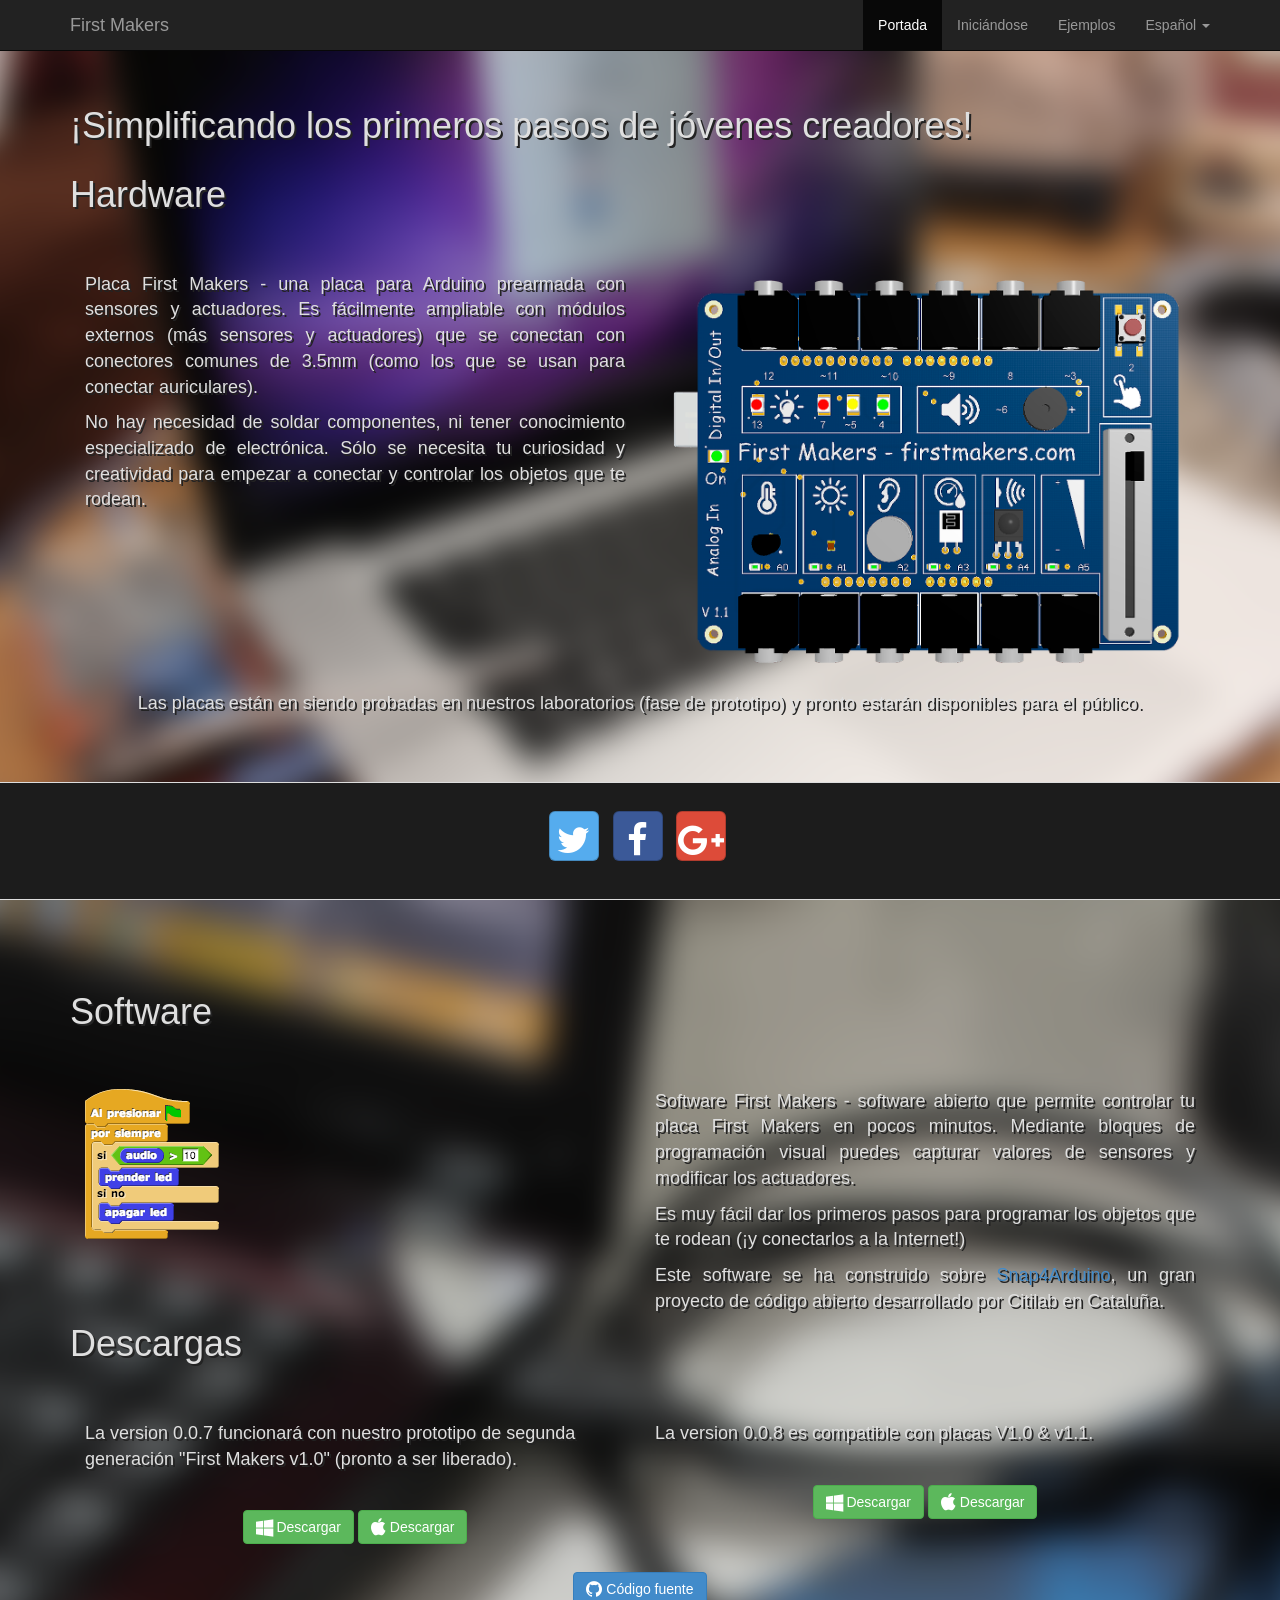
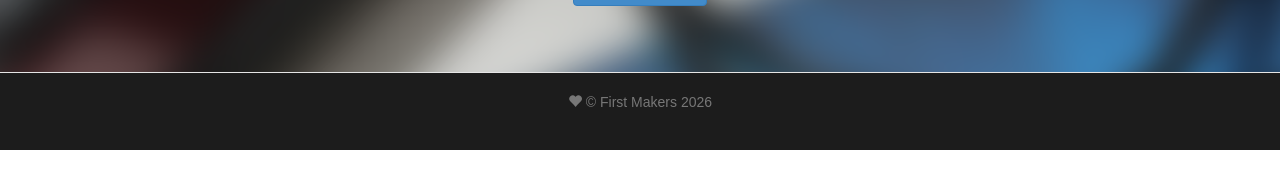
<file: index.html>
<!doctype html>
<!--[if lt IE 7]>      <html class="no-js lt-ie9 lt-ie8 lt-ie7"> <![endif]-->
<!--[if IE 7]>         <html class="no-js lt-ie9 lt-ie8"> <![endif]-->
<!--[if IE 8]>         <html class="no-js lt-ie9"> <![endif]-->
<!--[if gt IE 8]><!--> <html class="no-js"> <!--<![endif]-->
  <head>
    <meta charset="utf-8">
    <title>First Makers</title>
    <meta name="description" content="">
    <meta name="viewport" content="width=device-width">
    <!-- Place favicon.ico and apple-touch-icon.png in the root directory -->
    <!-- build:css styles/vendor.css -->
    <!-- bower:css -->
    <link rel="stylesheet" href="bower_components/bootstrap/dist/css/bootstrap.css" />
    <link href="http://maxcdn.bootstrapcdn.com/font-awesome/4.2.0/css/font-awesome.min.css" rel="stylesheet">
    <!-- endbower -->
    <!-- endbuild -->
    <!-- build:css({.tmp,app}) styles/main.css -->
    <link rel="stylesheet" href="styles/main.css">

    <!-- endbuild -->
  </head>
  <body ng-app="firstMakersApp">
    <!--[if lt IE 7]>
      <p class="browsehappy">You are using an <strong>outdated</strong> browser. Please <a href="http://browsehappy.com/">upgrade your browser</a> to improve your experience.</p>
    <![endif]-->

    <div ng-include src="'views/header.html'"></div>

    <!-- Add your site or application content here -->
    <div class="container-fluid" ng-view=""></div>

    <div ng-include src="'views/footer.html'"></div>

    <!-- Google Analytics: change UA-XXXXX-X to be your site's ID -->
     <script>
       (function(i,s,o,g,r,a,m){i['GoogleAnalyticsObject']=r;i[r]=i[r]||function(){
       (i[r].q=i[r].q||[]).push(arguments)},i[r].l=1*new Date();a=s.createElement(o),
       m=s.getElementsByTagName(o)[0];a.async=1;a.src=g;m.parentNode.insertBefore(a,m)
       })(window,document,'script','//www.google-analytics.com/analytics.js','ga');

       ga('create', 'UA-54177210-1', 'auto');
       ga('send', 'pageview');
    </script>

    <!--[if lt IE 9]>
    <script src="bower_components/es5-shim/es5-shim.js"></script>
    <script src="bower_components/json3/lib/json3.min.js"></script>
    <![endif]-->

    <!-- build:js scripts/vendor.js -->
    <!-- bower:js -->
    <script src="bower_components/jquery/dist/jquery.js"></script>
    <script src="bower_components/angular/angular.min.js"></script>
    <!--script src="//cdnjs.cloudflare.com/ajax/libs/angular.js/1.2.20/angular-animate.min.js"/-->
    <script src="bower_components/bootstrap/dist/js/bootstrap.js"></script>
    <script src="bower_components/angular-resource/angular-resource.js"></script>
    <script src="bower_components/angular-cookies/angular-cookies.js"></script>
    <script src="bower_components/angular-sanitize/angular-sanitize.js"></script>
    <script src="bower_components/angular-route/angular-route.js"></script>

    <script src="bower_components/angular-bootstrap/ui-bootstrap.js"></script>
    <script src="bower_components/angular-gettext/dist/angular-gettext.js"></script>
    <!-- endbower -->
    <!-- endbuild -->

        <!-- build:js({.tmp,app}) scripts/scripts.js -->
        <script src="scripts/app.js"></script>
        <script src="scripts/translations.js"></script>
        <script src="scripts/controllers/header.js"></script>
        <script src="scripts/controllers/main.js"></script>
        <script src="scripts/controllers/footer.js"></script>
        <!-- endbuild -->
</body>
</html>
</file>
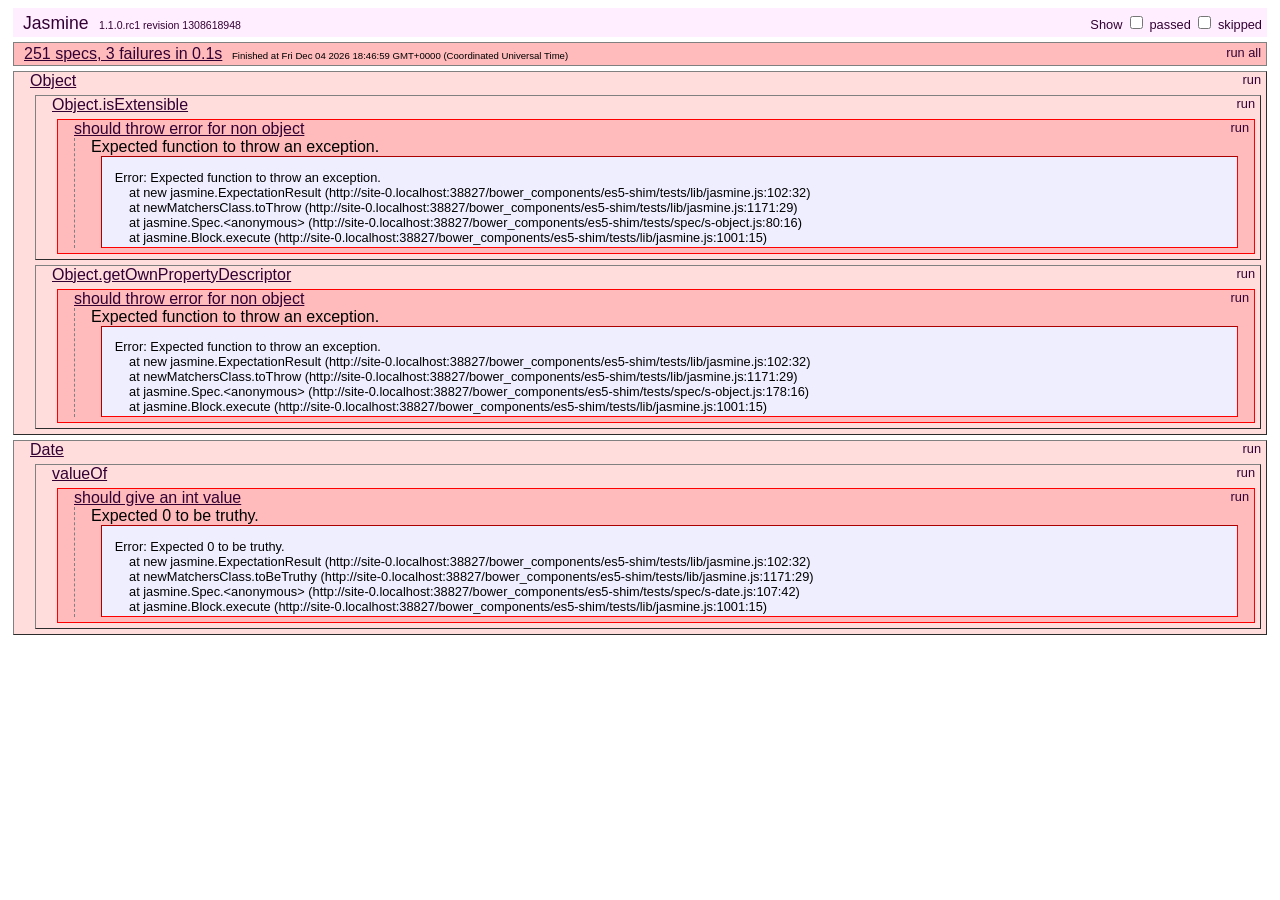
<file: bower_components/es5-shim/tests/index.html>
<!DOCTYPE HTML>
<html>
<head>
	<title>Jasmine Spec Runner</title>

	<link rel="shortcut icon" type="image/png" href="lib/jasmine_favicon.png">

	<link rel="stylesheet" type="text/css" href="lib/jasmine.css">
	<script type="text/javascript" src="lib/jasmine.js"></script>
	<script type="text/javascript" src="lib/jasmine-html.js"></script>
	<script type="text/javascript" src="lib/json2.js"></script>

	<!-- include helper files here... -->
	<script src="helpers/h.js"></script>
	<script src="helpers/h-kill.js"></script>
	<script src="helpers/h-matchers.js"></script>

	<!-- include source files here... -->
	<script src="../es5-shim.js"></script>
    <script src="../es5-sham.js"></script>

	<!-- include spec files here... -->
	<script src="spec/s-array.js"></script>
	<script src="spec/s-function.js"></script>
	<script src="spec/s-string.js"></script>
	<script src="spec/s-object.js"></script>
	<script src="spec/s-number.js"></script>
	<script src="spec/s-date.js"></script>


	<script type="text/javascript">
		(function() {
			var jasmineEnv = jasmine.getEnv();
			jasmineEnv.updateInterval = 1000;

			var trivialReporter = new jasmine.TrivialReporter();

			jasmineEnv.addReporter(trivialReporter);

			jasmineEnv.specFilter = function(spec) {
				return trivialReporter.specFilter(spec);
			};

			var currentWindowOnload = window.onload;

			window.onload = function() {
				if (currentWindowOnload) {
					currentWindowOnload();
				}
				execJasmine();
			};

			function execJasmine() {
				jasmineEnv.execute();
			}

		})();
	</script>

</head>

<body>
</body>
</html>
</file>
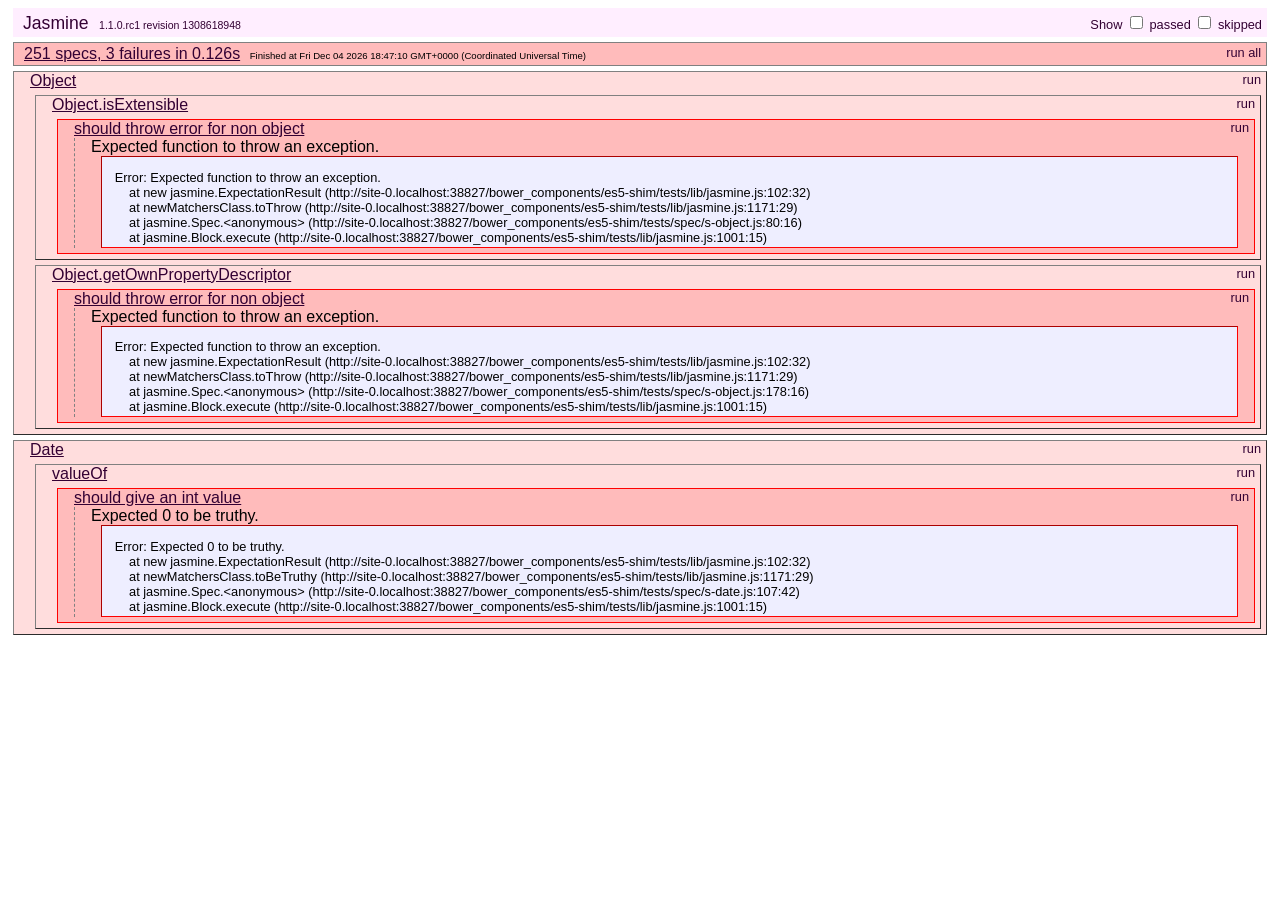
<file: bower_components/es5-shim/tests/index.min.html>
<!DOCTYPE HTML>
<html>
<head>
	<title>Jasmine Spec Runner</title>

	<link rel="shortcut icon" type="image/png" href="lib/jasmine_favicon.png">

	<link rel="stylesheet" type="text/css" href="lib/jasmine.css">
	<script type="text/javascript" src="lib/jasmine.js"></script>
	<script type="text/javascript" src="lib/jasmine-html.js"></script>
	<script type="text/javascript" src="lib/json2.js"></script>

	<!-- include helper files here... -->
	<script src="helpers/h.js"></script>
	<script src="helpers/h-kill.js"></script>
	<script src="helpers/h-matchers.js"></script>

	<!-- include source files here... -->
	<script src="../es5-shim.min.js"></script>

	<!-- include spec files here... -->
	<script src="spec/s-array.js"></script>
	<script src="spec/s-function.js"></script>
	<script src="spec/s-string.js"></script>
	<script src="spec/s-object.js"></script>
	<script src="spec/s-number.js"></script>
	<script src="spec/s-date.js"></script>


	<script type="text/javascript">
		(function() {
			var jasmineEnv = jasmine.getEnv();
			jasmineEnv.updateInterval = 1000;

			var trivialReporter = new jasmine.TrivialReporter();

			jasmineEnv.addReporter(trivialReporter);

			jasmineEnv.specFilter = function(spec) {
				return trivialReporter.specFilter(spec);
			};

			var currentWindowOnload = window.onload;

			window.onload = function() {
				if (currentWindowOnload) {
					currentWindowOnload();
				}
				execJasmine();
			};

			function execJasmine() {
				jasmineEnv.execute();
			}

		})();
	</script>

</head>

<body>
</body>
</html>
</file>
<file: styles/main.css>
/* Space out content a bit */
body {
  padding-top: 20px;
  padding-bottom: 20px;

}

/* Everything but the jumbotron gets side spacing for mobile first views */
.header,
.marketing,
.footer {
  padding-left: 15px;
  padding-right: 15px;
}

/* Custom page header */
.header {
  border-bottom: 1px solid #e5e5e5;
}
/* Make the masthead heading the same height as the navigation */
.header h3 {
  margin-top: 0;
  margin-bottom: 0;
  line-height: 40px;
  padding-bottom: 19px;
}

/* Custom page footer */
.footer {
  padding-top: 19px;
  color: #777;
  border-top: 1px solid #e5e5e5;
}

/* Customize container 
@media (min-width: 768px) {
  .container {
    max-width: 730px;
  }
}
*/
.container-narrow > hr {
  margin: 30px 0;
}

/* Main marketing message and sign up button */
.jumbotron {
  text-align: center;
  border-bottom: 1px solid #e5e5e5;
}
.jumbotron .btn {
  font-size: 21px;
  padding: 14px 24px;
}

/* Supporting marketing content */
.marketing {
  margin: 40px 0;
}
.marketing p + h4 {
  margin-top: 28px;
}

/* Responsive: Portrait tablets and up */
@media screen and (min-width: 360px) {
  /* Remove the padding we set earlier */
  .header,
  .marketing,
  .footer {
    padding-left: 0;
    padding-right: 0;
  }
  /* Space out the masthead */
  .header {
    margin-bottom: 30px;
  }
  /* Remove the bottom border on the jumbotron for visual effect */
  .jumbotron {
    border-bottom: 0;
  }

  .hardware{
      padding-top: 5%;
      background-image:url("../images/hardwareBg.png");
      background-size: cover;
      padding-bottom: 5%;

  }
  .software{
      margin: 0;
      background-image:url("../images/swBg.png");
      background-size: cover;
      padding-bottom: 5%;
  }
  .header-section{
      margin-bottom: 5%;
  }
  .hardware-enter {
        -webkit-transition: 1s linear all;
        transition: 1s linear all;
        opacity: 0;
    }

  .hardware-enter.hardware-enter-active {
        opacity: 1;
  }
  .text{
      color: #dfdfdf;
      text-shadow: 2px 2px #232323;
  }
  .text-p{
      font-size: 18px;

  }
    .text-justify {
        text-align: justify;
    }

  .section-separator{
      padding-top: 2em;
      padding-bottom: 2em;
      background-color: #1c1c1c;
      border-top: 1px solid #dddddd;
      border-bottom: 1px solid #dddddd;

  }
    .section-margin{
        padding-top: 2em;
    }
  .footer{
      background-color: #1c1c1c;
      padding-bottom: 2em;

  }

}
.btn-social-icon.btn-lg {
    height: 50px;
    width: 50px;
    padding-left: 0;
    padding-right: 0;
}
.btn-facebook {
    color: #fff;
    background-color: #3b5998;
    border-color: rgba(0,0,0,0.2);
}
.btn-twitter {
    color: #fff;
    background-color: #55acee;
    border-color: rgba(0,0,0,0.2);
}
.btn-google-plus {
    color: #fff;
    background-color: #dd4b39;
    border-color: rgba(0,0,0,0.2);
}
</file>
<file: bower_components/es5-shim/tests/lib/jasmine.css>
body {
  font-family: "Helvetica Neue Light", "Lucida Grande", "Calibri", "Arial", sans-serif;
}


.jasmine_reporter a:visited, .jasmine_reporter a {
  color: #303; 
}

.jasmine_reporter a:hover, .jasmine_reporter a:active {
  color: blue; 
}

.run_spec {
  float:right;
  padding-right: 5px;
  font-size: .8em;
  text-decoration: none;
}

.jasmine_reporter {
  margin: 0 5px;
}

.banner {
  color: #303;
  background-color: #fef;
  padding: 5px;
}

.logo {
  float: left;
  font-size: 1.1em;
  padding-left: 5px;
}

.logo .version {
  font-size: .6em;
  padding-left: 1em;
}

.runner.running {
  background-color: yellow;
}


.options {
  text-align: right;
  font-size: .8em;
}




.suite {
  border: 1px outset gray;
  margin: 5px 0;
  padding-left: 1em;
}

.suite .suite {
  margin: 5px; 
}

.suite.passed {
  background-color: #dfd;
}

.suite.failed {
  background-color: #fdd;
}

.spec {
  margin: 5px;
  padding-left: 1em;
  clear: both;
}

.spec.failed, .spec.passed, .spec.skipped {
  padding-bottom: 5px;
  border: 1px solid gray;
}

.spec.failed {
  background-color: #fbb;
  border-color: red;
}

.spec.passed {
  background-color: #bfb;
  border-color: green;
}

.spec.skipped {
  background-color: #bbb;
}

.messages {
  border-left: 1px dashed gray;
  padding-left: 1em;
  padding-right: 1em;
}

.passed {
  background-color: #cfc;
  display: none;
}

.failed {
  background-color: #fbb;
}

.skipped {
  color: #777;
  background-color: #eee;
  display: none;
}


/*.resultMessage {*/
  /*white-space: pre;*/
/*}*/

.resultMessage span.result {
  display: block;
  line-height: 2em;
  color: black;
}

.resultMessage .mismatch {
  color: black;
}

.stackTrace {
  white-space: pre;
  font-size: .8em;
  margin-left: 10px;
  max-height: 5em;
  overflow: auto;
  border: 1px inset red;
  padding: 1em;
  background: #eef;
}

.finished-at {
  padding-left: 1em;
  font-size: .6em;
}

.show-passed .passed,
.show-skipped .skipped {
  display: block;
}


#jasmine_content {
  position:fixed;
  right: 100%;
}

.runner {
  border: 1px solid gray;
  display: block;
  margin: 5px 0;
  padding: 2px 0 2px 10px;
}
</file>
